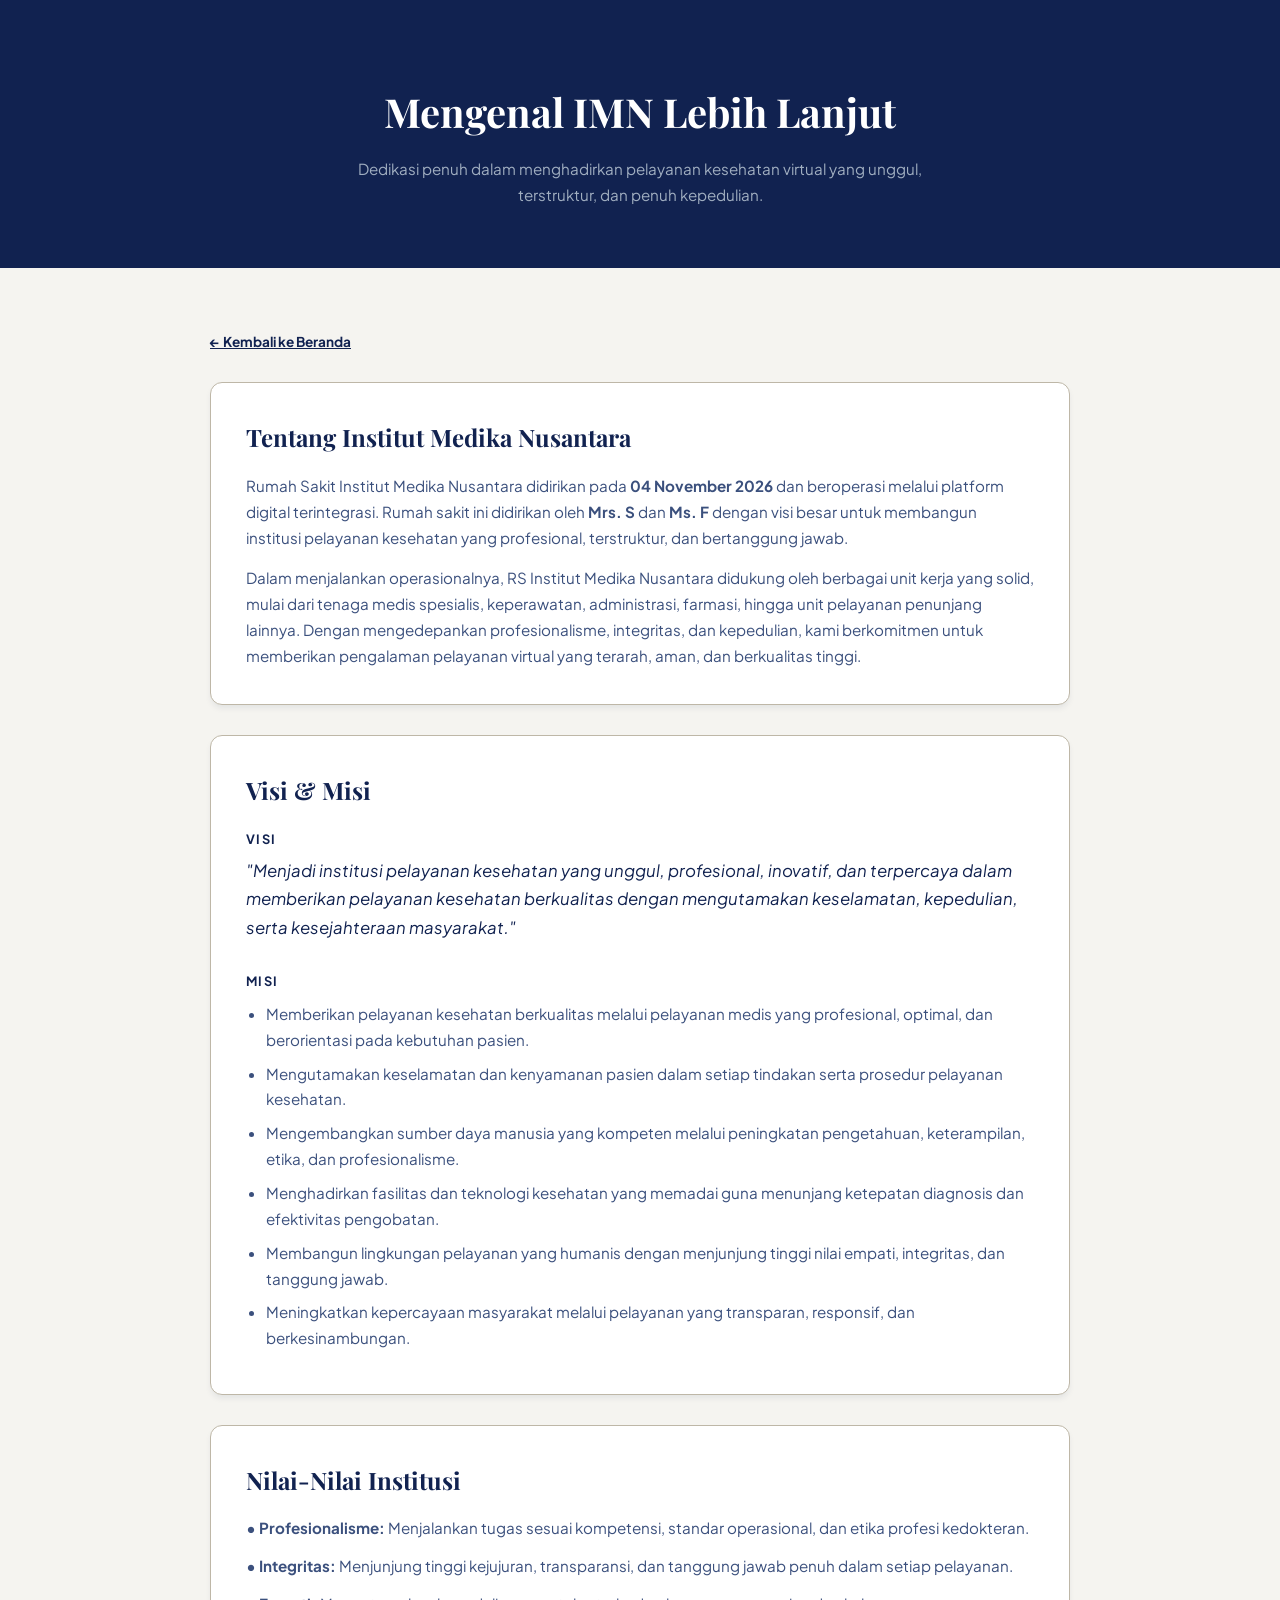
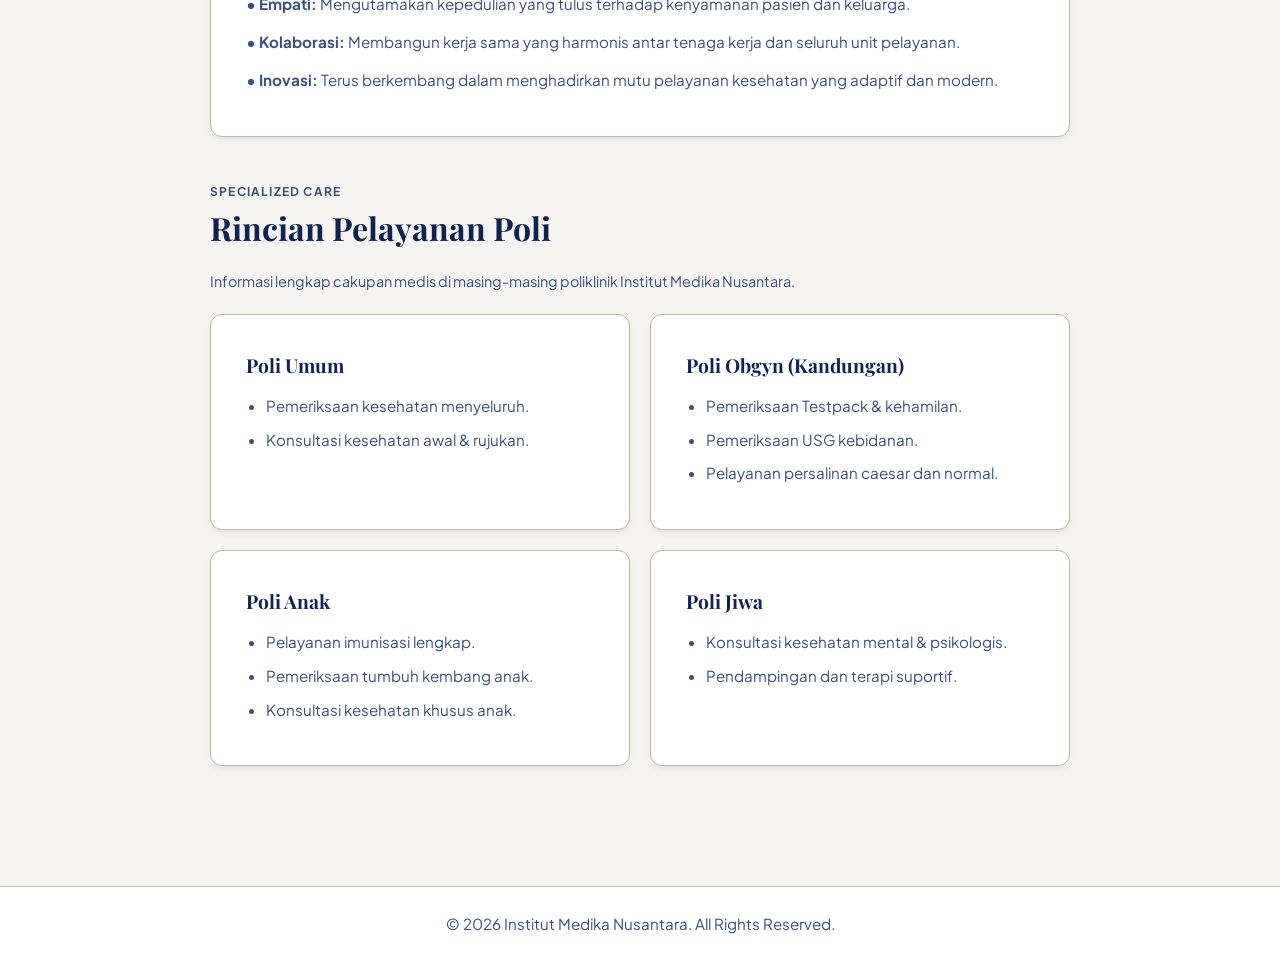
<file: about.html>
<!DOCTYPE html>
<html lang="id">
<head>
    <meta charset="UTF-8">
    <meta name="viewport" content="width=device-width, initial-scale=1.0">
    <title>Tentang Kami | Institut Medika Nusantara</title>
    <link rel="preconnect" href="https://fonts.googleapis.com">
    <link rel="preconnect" href="https://fonts.gstatic.com" crossorigin>
    <link href="https://fonts.googleapis.com/css2?family=Playfair+Display:wght@600;700&family=Plus+Jakarta+Sans:wght@400;500;600;700&display=swap" rel="stylesheet">
    <link rel="stylesheet" href="style.css">
    <style>
        .page-header { background: var(--navy-dark); color: var(--white); padding: 80px 0 60px; text-align: center; }
        .page-header h1 { font-family: 'Playfair Display', serif; font-size: 2.5rem; color: var(--white); margin-bottom: 12px; }
        .page-header p { color: #a0aec0; max-width: 600px; margin: 0 auto; font-size: 0.95rem; }
        .content-section { padding: 60px 0; }
        .about-text-card, .vision-mission-card, .poli-card { background: var(--white); border: 1px solid var(--border); border-radius: var(--radius-md); padding: 35px; box-shadow: var(--shadow-sm); margin-bottom: 30px; }
        h3 { font-family: 'Playfair Display', serif; color: var(--navy); font-size: 1.5rem; margin-bottom: 16px; }
        p, li { color: var(--text-light); font-size: 0.95rem; line-height: 1.7; }
        ul { padding-left: 20px; margin-top: 10px; }
        li { margin-bottom: 8px; }
        .back-nav { display: inline-flex; align-items: center; gap: 6px; font-weight: 700; color: var(--blue-accent); margin-bottom: 30px; font-size: 0.85rem; }
    </style>
</head>
<body>

    <header class="page-header">
        <div class="container">
            <h1>Mengenal IMN Lebih Lanjut</h1>
            <p>Dedikasi penuh dalam menghadirkan pelayanan kesehatan virtual yang unggul, terstruktur, dan penuh kepedulian.</p>
        </div>
    </header>

    <main class="content-section">
        <div class="container" style="max-width: 900px;">
            <a href="index.html#about" class="back-nav">← Kembali ke Beranda</a>

            <div class="about-text-card">
                <h3>Tentang Institut Medika Nusantara</h3>
                <p>
                    Rumah Sakit Institut Medika Nusantara didirikan pada <strong>04 November 2026</strong> dan beroperasi melalui platform digital terintegrasi. Rumah sakit ini didirikan oleh <strong>Mrs. S</strong> dan <strong>Ms. F</strong> dengan visi besar untuk membangun institusi pelayanan kesehatan yang profesional, terstruktur, dan bertanggung jawab.
                </p>
                <p style="margin-top: 15px;">
                    Dalam menjalankan operasionalnya, RS Institut Medika Nusantara didukung oleh berbagai unit kerja yang solid, mulai dari tenaga medis spesialis, keperawatan, administrasi, farmasi, hingga unit pelayanan penunjang lainnya. Dengan mengedepankan profesionalisme, integritas, dan kepedulian, kami berkomitmen untuk memberikan pengalaman pelayanan virtual yang terarah, aman, dan berkualitas tinggi.
                </p>
            </div>

            <div class="vision-mission-card">
                <h3>Visi & Misi</h3>
                <div style="margin-bottom: 25px;">
                    <strong style="color: var(--navy); text-transform: uppercase; font-size: 0.8rem; letter-spacing: 0.1em;">Visi</strong>
                    <p style="font-style: italic; color: var(--text); font-size: 1.05rem; margin-top: 6px;">
                        "Menjadi institusi pelayanan kesehatan yang unggul, profesional, inovatif, dan terpercaya dalam memberikan pelayanan kesehatan berkualitas dengan mengutamakan keselamatan, kepedulian, serta kesejahteraan masyarakat."
                    </p>
                </div>
                <div>
                    <strong style="color: var(--navy); text-transform: uppercase; font-size: 0.8rem; letter-spacing: 0.1em;">Misi</strong>
                    <ul style="margin-top: 8px;">
                        <li>Memberikan pelayanan kesehatan berkualitas melalui pelayanan medis yang profesional, optimal, dan berorientasi pada kebutuhan pasien.</li>
                        <li>Mengutamakan keselamatan dan kenyamanan pasien dalam setiap tindakan serta prosedur pelayanan kesehatan.</li>
                        <li>Mengembangkan sumber daya manusia yang kompeten melalui peningkatan pengetahuan, keterampilan, etika, dan profesionalisme.</li>
                        <li>Menghadirkan fasilitas dan teknologi kesehatan yang memadai guna menunjang ketepatan diagnosis dan efektivitas pengobatan.</li>
                        <li>Membangun lingkungan pelayanan yang humanis dengan menjunjung tinggi nilai empati, integritas, dan tanggung jawab.</li>
                        <li>Meningkatkan kepercayaan masyarakat melalui pelayanan yang transparan, responsif, dan berkesinambungan.</li>
                    </ul>
                </div>
            </div>

            <div class="about-text-card">
                <h3>Nilai-Nilai Institusi</h3>
                <ul style="list-style: none; padding: 0;">
                    <li style="margin-bottom: 12px;"><strong>• Profesionalisme:</strong> Menjalankan tugas sesuai kompetensi, standar operasional, dan etika profesi kedokteran.</li>
                    <li style="margin-bottom: 12px;"><strong>• Integritas:</strong> Menjunjung tinggi kejujuran, transparansi, dan tanggung jawab penuh dalam setiap pelayanan.</li>
                    <li style="margin-bottom: 12px;"><strong>• Empati:</strong> Mengutamakan kepedulian yang tulus terhadap kenyamanan pasien dan keluarga.</li>
                    <li style="margin-bottom: 12px;"><strong>• Kolaborasi:</strong> Membangun kerja sama yang harmonis antar tenaga kerja dan seluruh unit pelayanan.</li>
                    <li><strong>• Inovasi:</strong> Terus berkembang dalam menghadirkan mutu pelayanan kesehatan yang adaptif dan modern.</li>
                </ul>
            </div>

            <div style="margin: 40px 0 20px;">
                <span class="section-label">SPECIALIZED CARE</span>
                <h3 style="font-size: 2rem;">Rincian Pelayanan Poli</h3>
                <p style="color: var(--text-light); font-size: 0.9rem;">Informasi lengkap cakupan medis di masing-masing poliklinik Institut Medika Nusantara.</p>
            </div>

            <div style="display: grid; grid-template-columns: repeat(auto-fit, minmax(280px, 1fr)); gap: 20px;">
                <div class="poli-card" style="margin-bottom:0;">
                    <h4 style="color: var(--blue-accent); font-family:'Playfair Display',serif; font-size:1.2rem; margin-bottom:12px;">Poli Umum</h4>
                    <ul>
                        <li>Pemeriksaan kesehatan menyeluruh.</li>
                        <li>Konsultasi kesehatan awal & rujukan.</li>
                    </ul>
                </div>

                <div class="poli-card" style="margin-bottom:0;">
                    <h4 style="color: var(--blue-accent); font-family:'Playfair Display',serif; font-size:1.2rem; margin-bottom:12px;">Poli Obgyn (Kandungan)</h4>
                    <ul>
                        <li>Pemeriksaan Testpack & kehamilan.</li>
                        <li>Pemeriksaan USG kebidanan.</li>
                        <li>Pelayanan persalinan caesar dan normal.</li>
                    </ul>
                </div>

                <div class="poli-card" style="margin-bottom:0;">
                    <h4 style="color: var(--blue-accent); font-family:'Playfair Display',serif; font-size:1.2rem; margin-bottom:12px;">Poli Anak</h4>
                    <ul>
                        <li>Pelayanan imunisasi lengkap.</li>
                        <li>Pemeriksaan tumbuh kembang anak.</li>
                        <li>Konsultasi kesehatan khusus anak.</li>
                    </ul>
                </div>

                <div class="poli-card" style="margin-bottom:0;">
                    <h4 style="color: var(--blue-accent); font-family:'Playfair Display',serif; font-size:1.2rem; margin-bottom:12px;">Poli Jiwa</h4>
                    <ul>
                        <li>Konsultasi kesehatan mental & psikologis.</li>
                        <li>Pendampingan dan terapi suportif.</li>
                    </ul>
                </div>
            </div>

        </div>
    </main>

    <footer class="site-footer" style="margin-top: 60px;">
        <div class="container footer-bottom" style="justify-content: center; text-align: center;">
            <p>© 2026 Institut Medika Nusantara. All Rights Reserved.</p>
        </div>
    </footer>
</body>
</html>
</file>
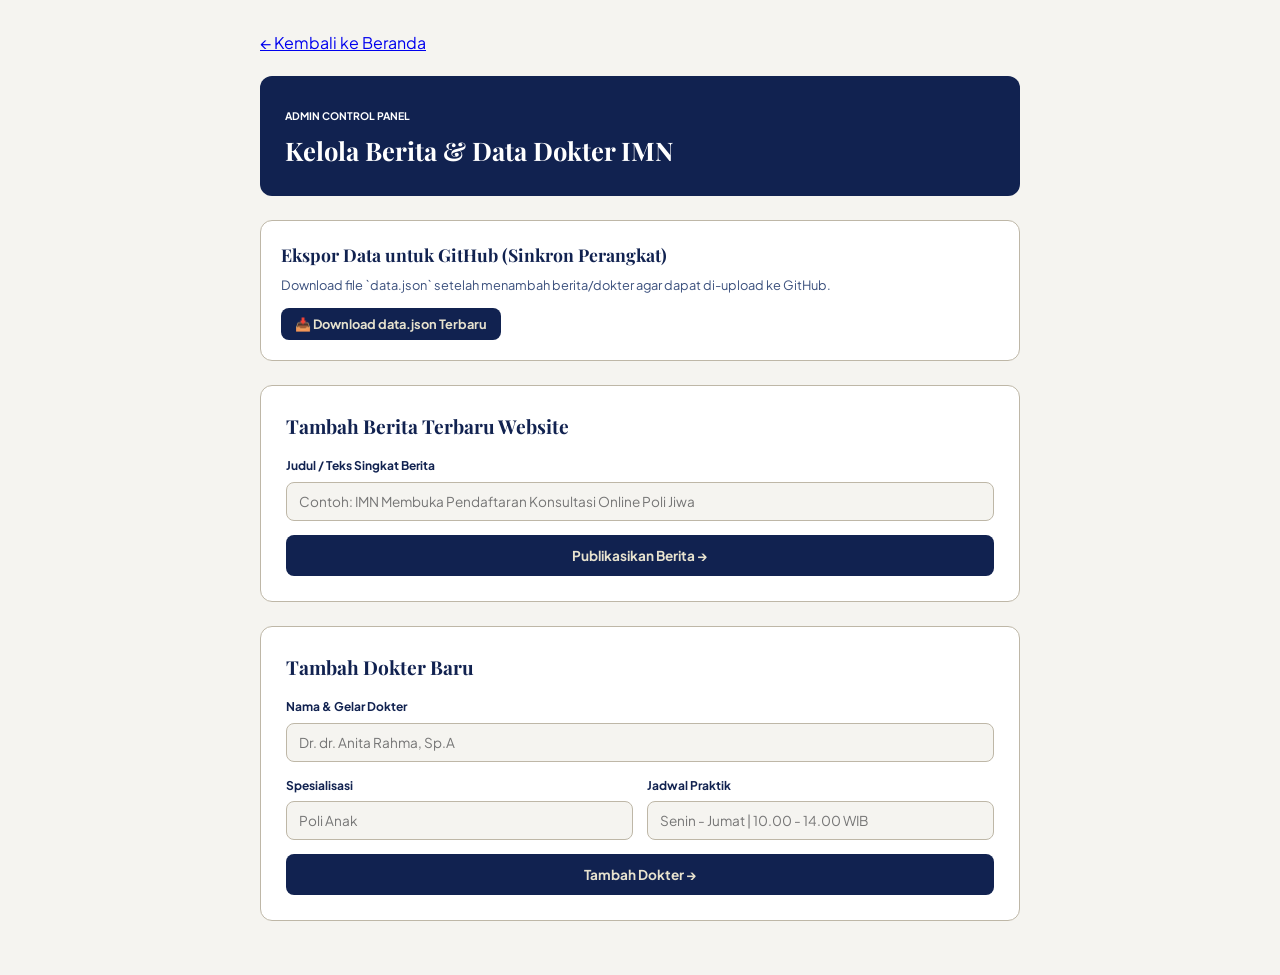
<file: admin.html>
<!DOCTYPE html>
<html lang="id">
<head>
    <meta charset="UTF-8">
    <meta name="viewport" content="width=device-width, initial-scale=1.0">
    <title>Admin Control Panel | IMN</title>
    <link rel="preconnect" href="https://fonts.googleapis.com">
    <link rel="preconnect" href="https://fonts.gstatic.com" crossorigin>
    <link href="https://fonts.googleapis.com/css2?family=Playfair+Display:wght@600;700&family=Plus+Jakarta+Sans:wght@400;500;600;700&display=swap" rel="stylesheet">
    <link rel="stylesheet" href="style.css">
</head>
<body style="background: var(--off-white); padding: 30px 0;">
    <main class="container" style="max-width: 800px;">
        <a href="index.html" class="text-link" style="margin-bottom:20px; display:inline-block;">← Kembali ke Beranda</a>
        
        <div style="background: var(--navy-dark); color: var(--white); padding: 25px; border-radius: var(--radius-md); margin-bottom: 24px;">
            <span style="font-size:0.65rem; font-weight:700; color:var(--blue-accent); text-transform:uppercase;">ADMIN CONTROL PANEL</span>
            <h1 style="font-family:'Playfair Display',serif; font-size:1.6rem; margin-top:4px;">Kelola Berita & Data Dokter IMN</h1>
        </div>

        <div style="background: var(--white); padding: 20px; border-radius: var(--radius-md); border: 1px solid var(--border); margin-bottom: 24px;">
            <h3 style="font-family:'Playfair Display',serif; color:var(--navy-dark); font-size:1.1rem; margin-bottom:6px;">Ekspor Data untuk GitHub (Sinkron Perangkat)</h3>
            <p style="font-size:0.8rem; color:var(--text-light); margin-bottom:12px;">Download file `data.json` setelah menambah berita/dokter agar dapat di-upload ke GitHub.</p>
            <button type="button" id="exportBtn" class="btn btn-primary" style="font-size:0.8rem; padding:8px 14px;">📥 Download data.json Terbaru</button>
        </div>

        <div style="background: var(--white); padding: 25px; border-radius: var(--radius-md); border: 1px solid var(--border); margin-bottom: 24px;">
            <h3 style="font-family:'Playfair Display',serif; color:var(--navy-dark); font-size:1.2rem; margin-bottom:15px;">Tambah Berita Terbaru Website</h3>
            <form id="newsForm">
                <div class="form-group">
                    <label>Judul / Teks Singkat Berita</label>
                    <input type="text" id="newsTitle" placeholder="Contoh: IMN Membuka Pendaftaran Konsultasi Online Poli Jiwa" required>
                </div>
                <button type="submit" class="btn btn-primary" style="width:100%;">Publikasikan Berita →</button>
            </form>
        </div>

        <div style="background: var(--white); padding: 25px; border-radius: var(--radius-md); border: 1px solid var(--border); margin-bottom: 24px;">
            <h3 style="font-family:'Playfair Display',serif; color:var(--navy-dark); font-size:1.2rem; margin-bottom:15px;">Tambah Dokter Baru</h3>
            <form id="doctorForm">
                <div class="form-group">
                    <label>Nama & Gelar Dokter</label>
                    <input type="text" id="docName" placeholder="Dr. dr. Anita Rahma, Sp.A" required>
                </div>
                <div class="form-row">
                    <div class="form-group">
                        <label>Spesialisasi</label>
                        <input type="text" id="docSpec" placeholder="Poli Anak" required>
                    </div>
                    <div class="form-group">
                        <label>Jadwal Praktik</label>
                        <input type="text" id="docSched" placeholder="Senin - Jumat | 10.00 - 14.00 WIB" required>
                    </div>
                </div>
                <button type="submit" class="btn btn-primary" style="width:100%;">Tambah Dokter →</button>
            </form>
        </div>
    </main>

    <script>
        document.addEventListener('DOMContentLoaded', () => {
            const newsForm = document.getElementById('newsForm');
            const doctorForm = document.getElementById('doctorForm');
            const exportBtn = document.getElementById('exportBtn');

            newsForm.addEventListener('submit', (e) => {
                e.preventDefault();
                const title = document.getElementById('newsTitle').value.trim();
                const newsList = JSON.parse(localStorage.getItem('imn_news_data') || '[]');
                newsList.unshift({ title, date: new Date().toLocaleDateString('id-ID') });
                localStorage.setItem('imn_news_data', JSON.stringify(newsList));
                newsForm.reset();
                alert('Berita berhasil ditambahkan ke website!');
            });

            doctorForm.addEventListener('submit', (e) => {
                e.preventDefault();
                const name = document.getElementById('docName').value.trim();
                const spec = document.getElementById('docSpec').value.trim();
                const sched = document.getElementById('docSched').value.trim();
                const doctors = JSON.parse(localStorage.getItem('imn_doctor_data') || '[]');
                doctors.push({ name, spec, sched });
                localStorage.setItem('imn_doctor_data', JSON.stringify(doctors));
                doctorForm.reset();
                alert('Dokter berhasil ditambahkan!');
            });

            exportBtn.addEventListener('click', () => {
                const doctors = JSON.parse(localStorage.getItem('imn_doctor_data') || '[]');
                const news = JSON.parse(localStorage.getItem('imn_news_data') || '[]');
                const exportData = { doctors, news };

                const dataStr = "data:text/json;charset=utf-8," + encodeURIComponent(JSON.stringify(exportData, null, 2));
                const downloadAnchor = document.createElement('a');
                downloadAnchor.setAttribute("href", dataStr);
                downloadAnchor.setAttribute("download", "data.json");
                document.body.appendChild(downloadAnchor);
                downloadAnchor.click();
                downloadAnchor.remove();
            });
        });
    </script>
</body>
</html>
</file>
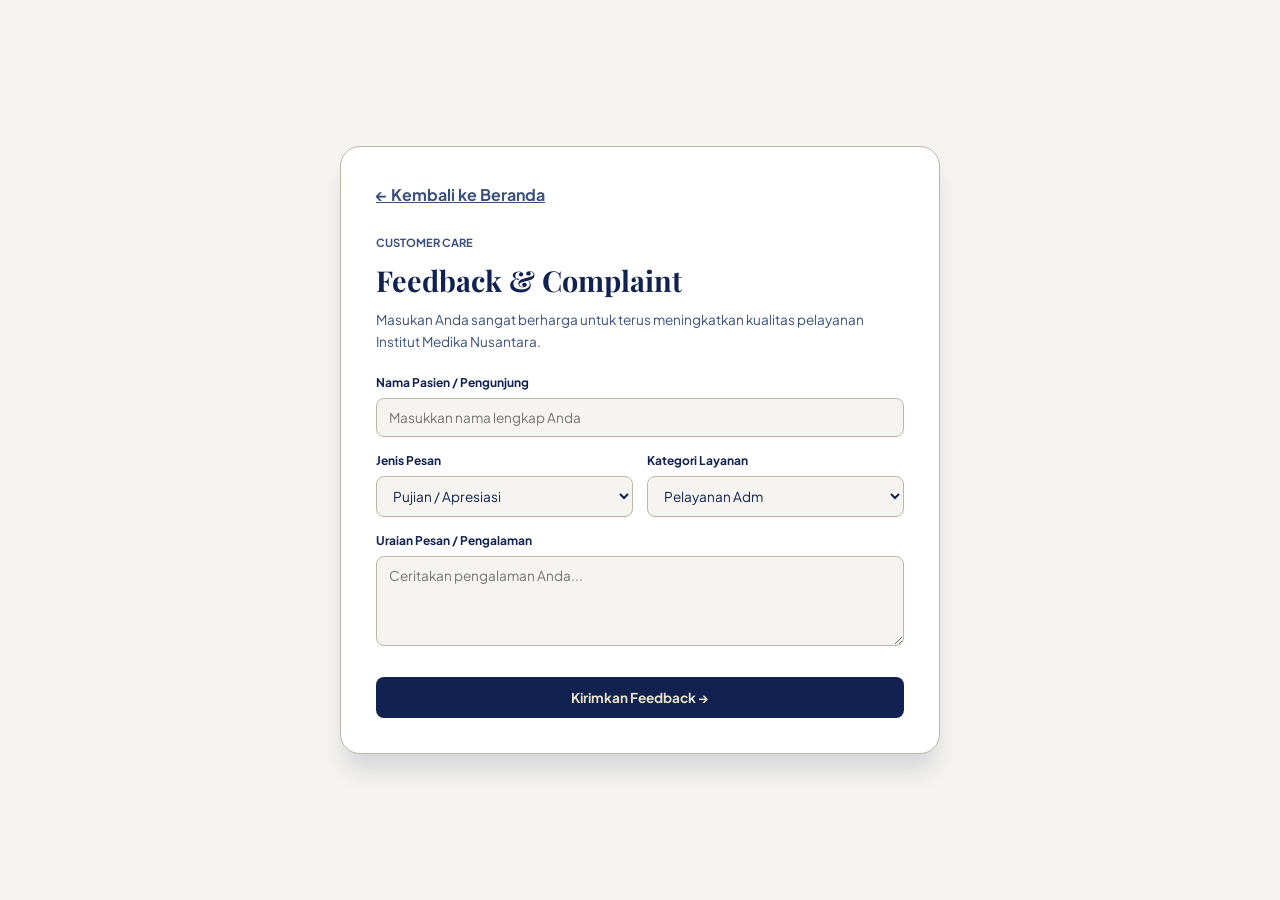
<file: feedback.html>
<!DOCTYPE html>
<html lang="id">
<head>
    <meta charset="UTF-8">
    <meta name="viewport" content="width=device-width, initial-scale=1.0">
    <title>Feedback & Complaint | Institut Medika Nusantara</title>
    <link rel="preconnect" href="https://fonts.googleapis.com">
    <link rel="preconnect" href="https://fonts.gstatic.com" crossorigin>
    <link href="https://fonts.googleapis.com/css2?family=Playfair+Display:wght@600;700&family=Plus+Jakarta+Sans:wght@400;500;600;700&display=swap" rel="stylesheet">
    <link rel="stylesheet" href="style.css">
</head>
<body style="background: var(--ivory);">

    <main class="section" style="min-height: 100vh; display:flex; align-items:center; padding: 40px 0;">
        <div class="container">
            <div style="max-width: 600px; margin: 0 auto; background: var(--white); padding: 35px; border-radius: var(--radius-lg); border: 1px solid var(--warm-taupe); box-shadow: var(--shadow-lg);">
                <a href="index.html" class="text-link" style="margin-bottom: 20px; display:inline-block; font-weight:700; color:var(--sapphire);">← Kembali ke Beranda</a>
                
                <div class="form-header">
                    <span style="font-size:0.7rem; font-weight:700; color:var(--sapphire); text-transform:uppercase;">CUSTOMER CARE</span>
                    <h2 style="font-family:'Playfair Display',serif; font-size:1.8rem; color:var(--navy-dark); margin-top:4px;">Feedback & Complaint</h2>
                    <p style="color:var(--text-light); font-size:0.85rem; margin-top:6px;">Masukan Anda sangat berharga untuk terus meningkatkan kualitas pelayanan Institut Medika Nusantara.</p>
                </div>

                <form id="feedbackForm" style="margin-top:20px;">
                    <div class="form-group">
                        <label>Nama Pasien / Pengunjung</label>
                        <input type="text" id="clientName" placeholder="Masukkan nama lengkap Anda" required>
                    </div>

                    <div class="form-row">
                        <div class="form-group">
                            <label>Jenis Pesan</label>
                            <select id="feedbackType" required>
                                <option value="Pujian / Apresiasi">Pujian / Apresiasi</option>
                                <option value="Saran / Masukan">Saran / Masukan</option>
                                <option value="Keluhan / Complaint">Keluhan / Complaint</option>
                            </select>
                        </div>
                        <div class="form-group">
                            <label>Kategori Layanan</label>
                            <select id="category" required>
                                <option value="Pelayanan Pendaftaran / Adm">Pelayanan Adm</option>
                                <option value="Poli & Tenaga Medis">Poli & Tenaga Medis</option>
                                <option value="Fasilitas / Ruangan">Fasilitas / Ruangan</option>
                                <option value="Lainnya">Lainnya</option>
                            </select>
                        </div>
                    </div>

                    <div class="form-group">
                        <label>Uraian Pesan / Pengalaman</label>
                        <textarea id="messageDetail" rows="4" placeholder="Ceritakan pengalaman Anda..." required></textarea>
                    </div>

                    <button type="submit" class="btn btn-primary" style="width: 100%; margin-top:10px;">Kirimkan Feedback →</button>
                </form>
            </div>
        </div>
    </main>

    <!-- MODAL APRESIASI HANYA UNTUK PUJIAN -->
    <div id="successModal" class="modal-overlay" style="display: none;">
        <div class="modal-card">
            <div class="modal-icon">💚</div>
            <h3 style="font-family:'Playfair Display',serif; color:var(--navy-dark); font-size:1.4rem; margin-bottom:10px;">Apresiasi Berhasil Terupload!</h3>
            <p style="color:var(--text-light); font-size:0.9rem; line-height:1.6; margin-bottom:15px;">
                Terima kasih banyak telah menggunakan jasa medis dari <strong>Institut Medika Nusantara (IMN)</strong>. Harapan kami, Anda selalu sehat dan dapat terus mengandalkan IMN di masa mendatang.
            </p>
            <p style="color:var(--text-light); font-size:0.85rem; font-style:italic; margin-bottom:20px; background:var(--champagne); padding:10px; border-radius:8px;">
                "Kami juga sangat terbuka apabila Anda memiliki kritikan membangun jika terdapat hal-hal yang kurang mengenakkan demi pelayanan yang lebih baik."
            </p>
            <div style="display:flex; flex-direction:column; gap:10px;">
                <a id="waDirectBtn" href="#" class="btn btn-primary" style="font-size:0.85rem;">Teruskan ke WhatsApp IMN</a>
                <a href="index.html" class="btn btn-outline" style="font-size:0.85rem;">Kembali ke Menu Utama</a>
            </div>
        </div>
    </div>

    <script>
        document.getElementById('feedbackForm').addEventListener('submit', function(e) {
            e.preventDefault();
            const name = document.getElementById('clientName').value.trim();
            const type = document.getElementById('feedbackType').value;
            const category = document.getElementById('category').value;
            const detail = document.getElementById('messageDetail').value.trim();
            const dateStr = new Date().toLocaleDateString('id-ID', { day: 'numeric', month: 'long', year: 'numeric' });

            const whatsappNumber = "6289673320727"; 

            if (type === 'Pujian / Apresiasi') {
                const appreciations = JSON.parse(localStorage.getItem('imn_appreciation_data') || '[]');
                appreciations.unshift({ name, type, category, detail, date: dateStr });
                localStorage.setItem('imn_appreciation_data', JSON.stringify(appreciations));

                const textMsg = `*PUJIAN / APRESIASI IMN*\nNama: ${name}\nKategori: ${category}\nPesan: ${detail}`;
                document.getElementById('waDirectBtn').href = `https://api.whatsapp.com/send?phone=${whatsappNumber}&text=${encodeURIComponent(textMsg)}`;
                document.getElementById('successModal').style.display = 'flex';
            } else {
                const textMsg = `*${type.toUpperCase()} IMN*\nNama: ${name}\nKategori: ${category}\nPesan: ${detail}`;
                window.location.href = `https://api.whatsapp.com/send?phone=${whatsappNumber}&text=${encodeURIComponent(textMsg)}`;
            }
        });
    </script>
</body>
</html>
</file>
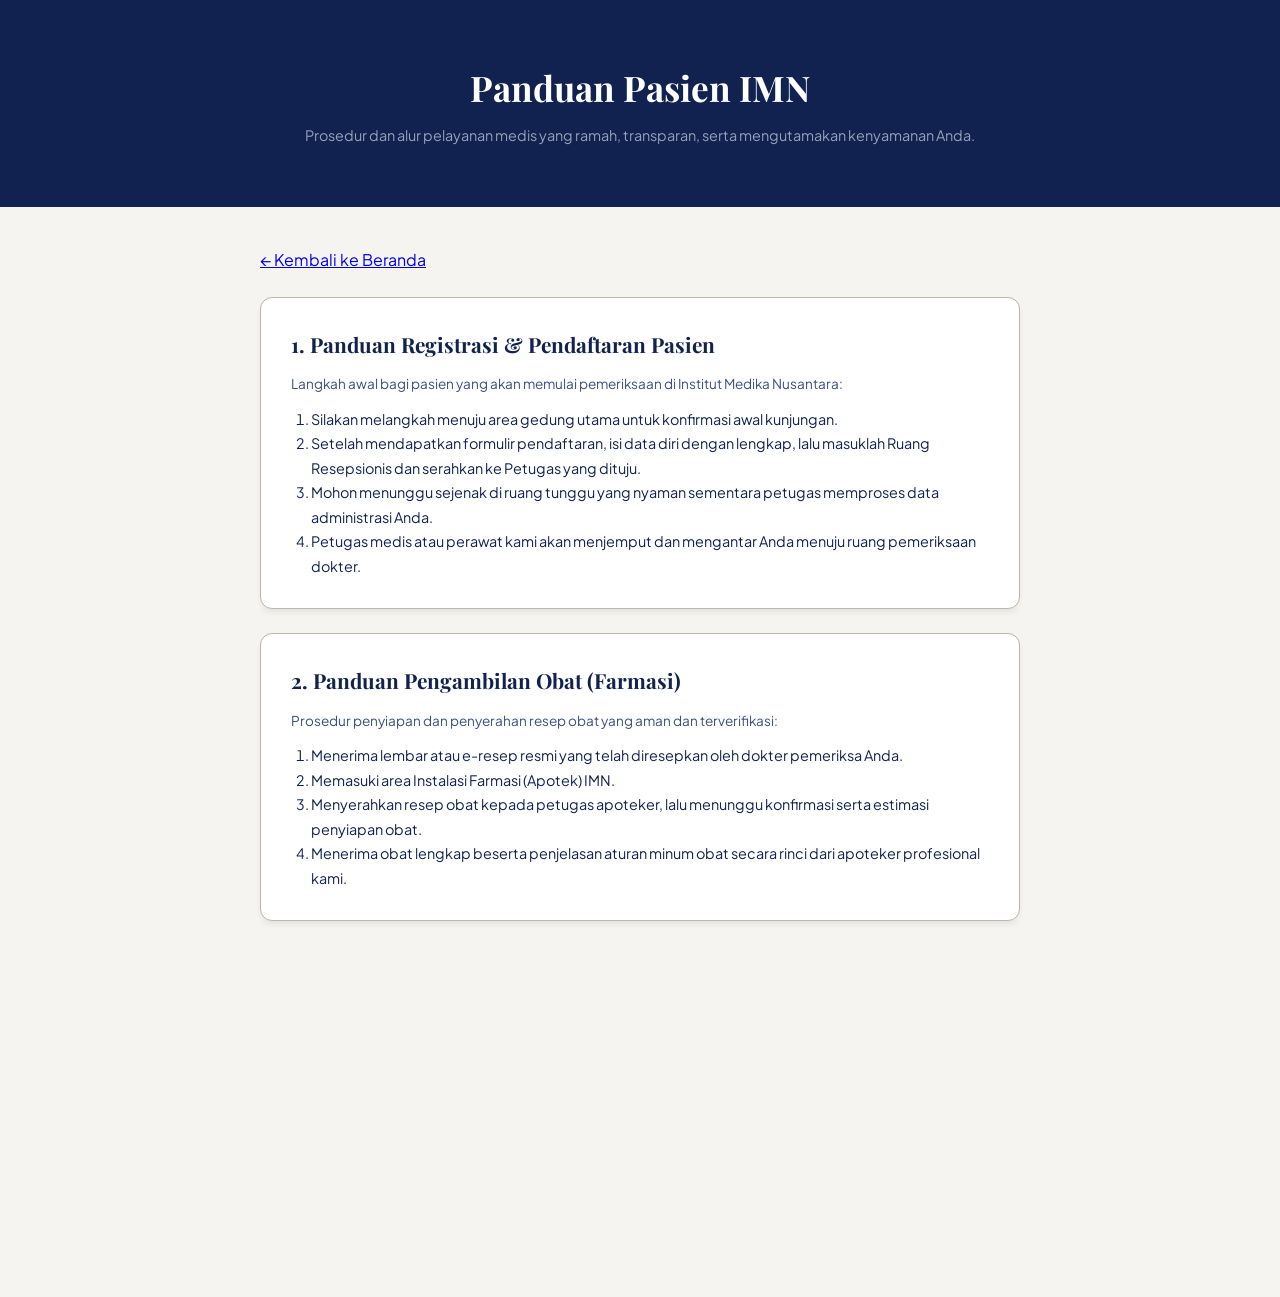
<file: guides.html>
<!DOCTYPE html>
<html lang="id">
<head>
    <meta charset="UTF-8">
    <meta name="viewport" content="width=device-width, initial-scale=1.0">
    <title>Panduan Pasien | Institut Medika Nusantara</title>
    <link rel="preconnect" href="https://fonts.googleapis.com">
    <link rel="preconnect" href="https://fonts.gstatic.com" crossorigin>
    <link href="https://fonts.googleapis.com/css2?family=Playfair+Display:wght@600;700&family=Plus+Jakarta+Sans:wght@400;500;600;700&display=swap" rel="stylesheet">
    <link rel="stylesheet" href="style.css">
</head>
<body>

    <header class="page-header" style="background: var(--navy-dark); color: var(--white); padding: 60px 0; text-align: center;">
        <div class="container">
            <h1 style="font-family: 'Playfair Display', serif; font-size: 2.2rem; color: var(--white);">Panduan Pasien IMN</h1>
            <p style="color: #94a3b8; font-size: 0.9rem; margin-top: 8px;">Prosedur dan alur pelayanan medis yang ramah, transparan, serta mengutamakan kenyamanan Anda.</p>
        </div>
    </header>

    <main class="section" style="padding: 40px 0;">
        <div class="container" style="max-width: 800px;">
            <a href="index.html" class="text-link" style="margin-bottom: 24px; display: inline-block;">← Kembali ke Beranda</a>

            <div class="guide-card reveal" style="background: var(--white); border: 1px solid var(--border); border-radius: var(--radius-md); padding: 30px; margin-bottom: 24px; box-shadow: var(--shadow-sm);">
                <h3 style="font-family:'Playfair Display',serif; color:var(--navy-dark); font-size:1.3rem; margin-bottom:12px;">1. Panduan Registrasi & Pendaftaran Pasien</h3>
                <p style="color: var(--text-light); font-size:0.85rem; margin-bottom:12px;">Langkah awal bagi pasien yang akan memulai pemeriksaan di Institut Medika Nusantara:</p>
                <ol style="padding-left: 20px; color: var(--text); font-size:0.9rem; line-height: 1.7;">
                    <li>Silakan melangkah menuju area gedung utama untuk konfirmasi awal kunjungan.</li>
                    <li>Setelah mendapatkan formulir pendaftaran, isi data diri dengan lengkap, lalu masuklah Ruang Resepsionis dan serahkan ke Petugas yang dituju.</li>
                    <li>Mohon menunggu sejenak di ruang tunggu yang nyaman sementara petugas memproses data administrasi Anda.</li>
                    <li>Petugas medis atau perawat kami akan menjemput dan mengantar Anda menuju ruang pemeriksaan dokter.</li>
                </ol>
            </div>

            <div class="guide-card reveal" style="background: var(--white); border: 1px solid var(--border); border-radius: var(--radius-md); padding: 30px; margin-bottom: 24px; box-shadow: var(--shadow-sm);">
                <h3 style="font-family:'Playfair Display',serif; color:var(--navy-dark); font-size:1.3rem; margin-bottom:12px;">2. Panduan Pengambilan Obat (Farmasi)</h3>
                <p style="color: var(--text-light); font-size:0.85rem; margin-bottom:12px;">Prosedur penyiapan dan penyerahan resep obat yang aman dan terverifikasi:</p>
                <ol style="padding-left: 20px; color: var(--text); font-size:0.9rem; line-height: 1.7;">
                    <li>Menerima lembar atau e-resep resmi yang telah diresepkan oleh dokter pemeriksa Anda.</li>
                    <li>Memasuki area Instalasi Farmasi (Apotek) IMN.</li>
                    <li>Menyerahkan resep obat kepada petugas apoteker, lalu menunggu konfirmasi serta estimasi penyiapan obat.</li>
                    <li>Menerima obat lengkap beserta penjelasan aturan minum obat secara rinci dari apoteker profesional kami.</li>
                </ol>
            </div>

            <div class="guide-card reveal" style="background: var(--white); border: 1px solid var(--border); border-radius: var(--radius-md); padding: 30px; margin-bottom: 24px; box-shadow: var(--shadow-sm);">
                <h3 style="font-family:'Playfair Display',serif; color:var(--navy-dark); font-size:1.3rem; margin-bottom:12px;">3. Panduan Alur Konsultasi Dokter</h3>
                <p style="color: var(--text-light); font-size:0.85rem; margin-bottom:12px;">Tahapan interaksi medis selama sesi konsultasi bersama dokter spesialis:</p>
                <ol style="padding-left: 20px; color: var(--text); font-size:0.9rem; line-height: 1.7;">
                    <li>Setelah memasuki link ruangan yang telah diberikan.</li>
                    <li>Sampaikan keluhan kesehatan, riwayat gejala, atau pertanyaan medis secara terbuka kepada dokter.</li>
                    <li>Dokter akan melakukan analisis, pemeriksaan penunjang (jika diperlukan), serta memberikan penjelasan diagnosa.</li>
                    <li>Mendapatkan rencana pengobatan, surat rujukan, atau resep obat penunjang pemulihan kesehatan Anda.</li>
                </ol>
            </div>

        </div>
    </main>

    <script src="script.js"></script>
</body>
</html>
</file>
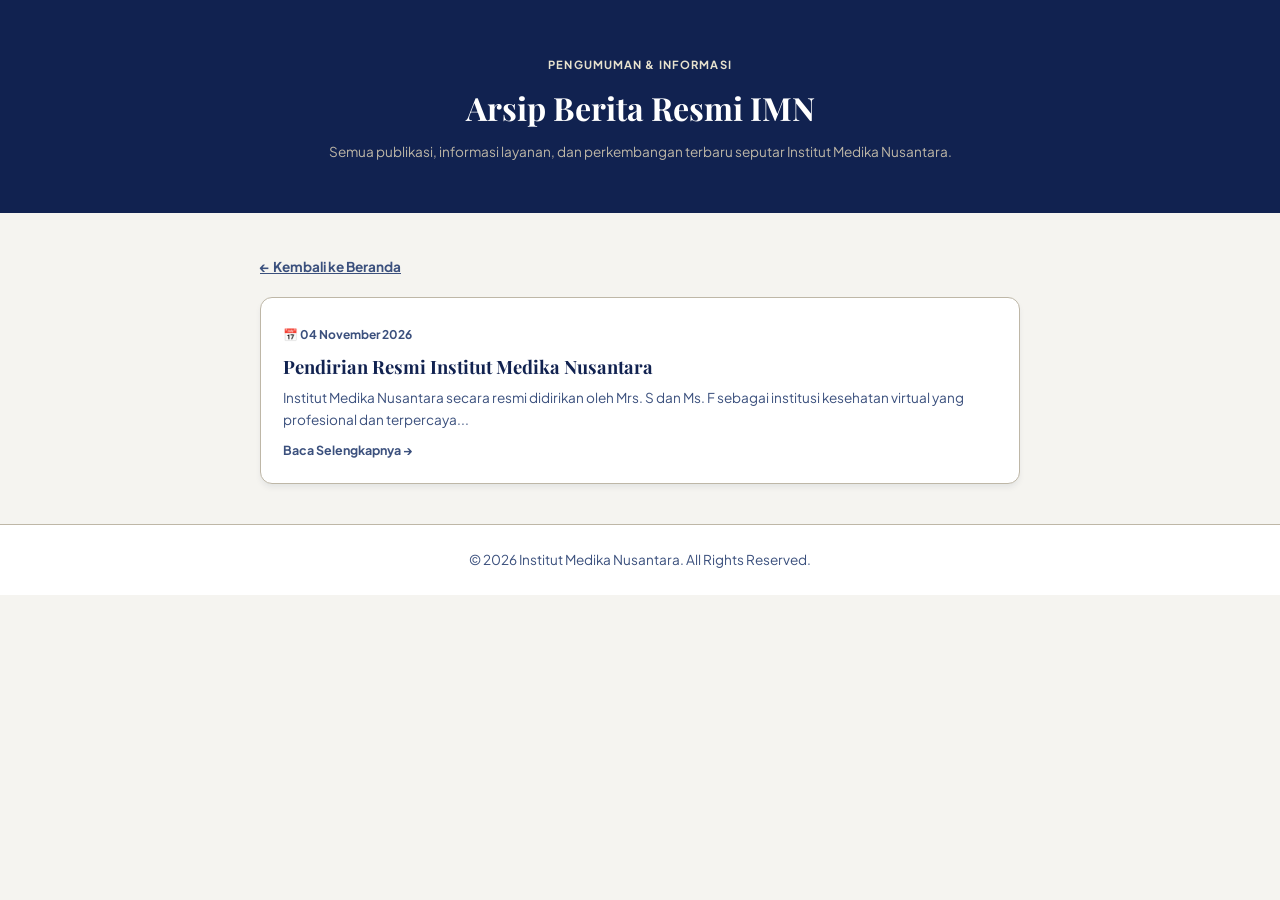
<file: news.html>
<!DOCTYPE html>
<html lang="id">
<head>
    <meta charset="UTF-8">
    <meta name="viewport" content="width=device-width, initial-scale=1.0">
    <title>Arsip Berita & Informasi | Institut Medika Nusantara</title>
    <link rel="preconnect" href="https://fonts.googleapis.com">
    <link rel="preconnect" href="https://fonts.gstatic.com" crossorigin>
    <link href="https://fonts.googleapis.com/css2?family=Playfair+Display:wght@600;700&family=Plus+Jakarta+Sans:wght@400;500;600;700&display=swap" rel="stylesheet">
    <link rel="stylesheet" href="style.css">
</head>
<body>

    <header class="page-header" style="background: var(--navy-dark); color: var(--white); padding: 50px 0; text-align: center;">
        <div class="container">
            <span style="font-size:0.7rem; font-weight:700; color:var(--champagne); text-transform:uppercase; letter-spacing:0.1em;">PENGUMUMAN & INFORMASI</span>
            <h1 style="font-family: 'Playfair Display', serif; font-size: 2rem; color: var(--white); margin-top:6px;">Arsip Berita Resmi IMN</h1>
            <p style="color: var(--warm-taupe); font-size: 0.85rem; margin-top: 8px;">Semua publikasi, informasi layanan, dan perkembangan terbaru seputar Institut Medika Nusantara.</p>
        </div>
    </header>

    <main class="section" style="padding: 40px 0;">
        <div class="container" style="max-width: 800px;">
            <a href="index.html" class="text-link" style="margin-bottom: 20px; display: inline-block; font-weight:700; color:var(--sapphire); font-size:0.85rem;">← Kembali ke Beranda</a>

            <div id="allNewsContainer" style="display: flex; flex-direction: column; gap: 16px;">
                <!-- Berita Default Utama -->
                <div class="news-card-item" onclick="openNewsModal('Pendirian Resmi Institut Medika Nusantara', '04 November 2026', 'Institut Medika Nusantara secara resmi didirikan oleh Mrs. S dan Ms. F sebagai institusi kesehatan virtual yang profesional, modern, dan terpercaya. Saat ini institusi sedang mempersiapkan infrastruktur digital dan tahapan rekrutmen tenaga medis profesional untuk memberikan pelayanan terbaik bagi masyarakat.')" style="background: var(--white); padding: 22px; border-radius: var(--radius-md); border: 1px solid var(--warm-taupe); box-shadow: var(--shadow-sm); cursor: pointer; transition: transform 0.2s;">
                    <small style="color: var(--sapphire); font-weight: 700; font-size: 0.75rem;">📅 04 November 2026</small>
                    <h3 style="font-family:'Playfair Display',serif; color:var(--navy-dark); font-size:1.15rem; margin: 6px 0;">Pendirian Resmi Institut Medika Nusantara</h3>
                    <p style="color: var(--text-light); font-size: 0.85rem; display: -webkit-box; -webkit-line-clamp: 2; -webkit-box-orient: vertical; overflow: hidden;">Institut Medika Nusantara secara resmi didirikan oleh Mrs. S dan Ms. F sebagai institusi kesehatan virtual yang profesional dan terpercaya...</p>
                    <span style="display: inline-block; margin-top: 10px; color: var(--sapphire); font-size: 0.78rem; font-weight: 700;">Baca Selengkapnya →</span>
                </div>
            </div>
        </div>
    </main>

    <!-- MODAL DETAIL BACA BERITA -->
    <div id="newsModal" style="display:none; position:fixed; top:0; left:0; width:100vw; height:100vh; background:rgba(17,34,80,0.8); z-index:9999; align-items:center; justify-content:center; padding:20px;">
        <div style="background:var(--ivory); max-width:550px; width:100%; padding:30px; border-radius:var(--radius-lg); border:1px solid var(--warm-taupe); box-shadow:var(--shadow-lg); position:relative;">
            <button onclick="closeNewsModal()" style="position:absolute; top:15px; right:15px; background:none; border:none; font-size:1.2rem; cursor:pointer; color:var(--navy-dark); font-weight:bold;">✕</button>
            <small id="modalNewsDate" style="color:var(--sapphire); font-weight:700; font-size:0.75rem; display:block; margin-bottom:6px;"></small>
            <h2 id="modalNewsTitle" style="font-family:'Playfair Display',serif; color:var(--navy-dark); font-size:1.4rem; margin-bottom:12px;"></h2>
            <div style="width:50px; height:3px; background:var(--sapphire); margin-bottom:15px;"></div>
            <p id="modalNewsContent" style="color:var(--text); font-size:0.9rem; line-height:1.7; max-height:60vh; overflow-y:auto;"></p>
            <button onclick="closeNewsModal()" class="btn btn-primary" style="width:100%; margin-top:20px;">Tutup</button>
        </div>
    </div>

    <footer class="site-footer" style="background:var(--white); padding:24px 0; border-top:1px solid var(--border); text-align:center; font-size:0.85rem; color:var(--text-light);">
        <div class="container">
            <p>© 2026 Institut Medika Nusantara. All Rights Reserved.</p>
        </div>
    </footer>

    <script>
        function openNewsModal(title, date, content) {
            document.getElementById('modalNewsTitle').innerText = title;
            document.getElementById('modalNewsDate').innerText = '📅 ' + date;
            document.getElementById('modalNewsContent').innerText = content;
            document.getElementById('newsModal').style.display = 'flex';
        }

        function closeNewsModal() {
            document.getElementById('newsModal').style.display = 'none';
        }

        document.addEventListener('DOMContentLoaded', () => {
            const container = document.getElementById('allNewsContainer');
            const newsList = JSON.parse(localStorage.getItem('imn_news_data') || '[]');

            if (newsList.length > 0) {
                let html = '';
                newsList.forEach(item => {
                    // Ambil judul dan deskripsi lengkap
                    const title = item.title || 'Informasi Terbaru IMN';
                    const date = item.date || 'Terbaru';
                    const desc = item.desc || item.title || 'Informasi resmi dan pengumuman terbaru yang dipublikasikan melalui Portal Admin Institut Medika Nusantara.';

                    html += `
                        <div class="news-card-item" onclick="openNewsModal('${title.replace(/'/g, "\\'")}', '${date}', '${desc.replace(/'/g, "\\'")}')" style="background: var(--white); padding: 22px; border-radius: var(--radius-md); border: 1px solid var(--warm-taupe); box-shadow: var(--shadow-sm); cursor: pointer; transition: transform 0.2s;">
                            <small style="color: var(--sapphire); font-weight: 700; font-size: 0.75rem;">📅 ${date}</small>
                            <h3 style="font-family:'Playfair Display',serif; color:var(--navy-dark); font-size:1.15rem; margin: 6px 0;">${title}</h3>
                            <p style="color: var(--text-light); font-size: 0.85rem; display: -webkit-box; -webkit-line-clamp: 2; -webkit-box-orient: vertical; overflow: hidden;">${desc}</p>
                            <span style="display: inline-block; margin-top: 10px; color: var(--sapphire); font-size: 0.78rem; font-weight: 700;">Baca Selengkapnya →</span>
                        </div>
                    `;
                });
                container.innerHTML = html;
            }
        });
    </script>
</body>
</html>
</file>
<file: style.css>
/* =========================================================
   INSTITUT MEDIKA NUSANTARA - FINAL POLISHED CSS
========================================================= */

:root {
    --navy-dark: #112250;    /* Navy Blue */
    --sapphire: #3B507D;     /* Sapphire */
    --warm-taupe: #BEB7A7;   /* Warm Taupe */
    --champagne: #E7E2CE;    /* Champagne */
    --ivory: #F5F4F0;        /* Ivory Background */
    
    --white: #ffffff;
    --text: #112250;
    --text-light: #3B507D;
    --border: #BEB7A7;
    
    --shadow-sm: 0 4px 6px -1px rgba(17, 34, 80, 0.08);
    --shadow-lg: 0 20px 25px -5px rgba(17, 34, 80, 0.15);
    --radius-sm: 8px;
    --radius-md: 12px;
    --radius-lg: 20px;
}

* {
    margin: 0;
    padding: 0;
    box-sizing: border-box;
    font-family: 'Plus Jakarta Sans', sans-serif;
    scroll-behavior: smooth;
}

html, body {
    width: 100%;
    max-width: 100%;
    overflow-x: hidden;
    background-color: var(--ivory);
    color: var(--text);
    line-height: 1.6;
}

.container {
    width: 100%;
    max-width: 1200px;
    margin: 0 auto;
    padding: 0 20px;
}

/* LOGO ASLI (imn-logo.png) */
.brand {
    display: flex;
    align-items: center;
    gap: 10px;
    text-decoration: none;
}

.brand-img-logo {
    width: 38px;
    height: 38px;
    object-fit: contain;
    border-radius: 6px;
}

.brand-name {
    font-family: 'Playfair Display', serif;
    font-weight: 700;
    font-size: 1.2rem;
    color: var(--navy-dark);
}

.brand-fullname {
    font-size: 0.65rem;
    color: var(--text-light);
    display: block;
}

/* SPLASH SCREEN */
.welcome-splash {
    position: fixed;
    top: 0;
    left: 0;
    width: 100vw;
    height: 100vh;
    background: var(--navy-dark);
    color: var(--white);
    display: flex;
    align-items: center;
    justify-content: center;
    text-align: center;
    z-index: 9999;
    padding: 20px;
    animation: fadeOutSplash 1s forwards;
    animation-delay: 2s;
}

.splash-badge {
    color: var(--champagne);
    font-size: 0.75rem;
    font-weight: 700;
    letter-spacing: 0.15em;
    display: block;
    margin-bottom: 10px;
}

.splash-title {
    font-family: 'Playfair Display', serif;
    font-size: 2rem;
    line-height: 1.3;
}

.splash-title span { color: var(--champagne); }
.splash-sub { color: var(--warm-taupe); font-size: 0.85rem; margin-top: 10px; }

@keyframes fadeOutSplash {
    to { opacity: 0; visibility: hidden; }
}

/* HEADER & NAV */
.site-header {
    background: var(--white);
    border-bottom: 1px solid var(--border);
    position: sticky;
    top: 0;
    z-index: 1000;
    width: 100%;
}

.nav-container {
    display: flex;
    align-items: center;
    justify-content: space-between;
    height: 75px;
}

.main-nav {
    display: flex;
    gap: 20px;
    align-items: center;
}

.nav-link {
    text-decoration: none;
    color: var(--text);
    font-size: 0.85rem;
    font-weight: 650;
    transition: color 0.2s;
}

.nav-link:hover, .nav-link.active { color: var(--sapphire); }

.menu-toggle {
    background: none;
    border: none;
    font-size: 1.4rem;
    cursor: pointer;
    color: var(--navy-dark);
    display: none;
}

/* TICKER BERITA */
.news-ticker-section {
    background: var(--champagne);
    padding: 10px 0;
    border-bottom: 1px solid var(--warm-taupe);
    width: 100%;
}

.ticker-wrapper {
    display: flex;
    align-items: center;
    gap: 15px;
    overflow: hidden;
}

.ticker-header {
    display: flex;
    align-items: center;
    gap: 6px;
    white-space: nowrap;
    font-size: 0.75rem;
    color: var(--navy-dark);
}

.pulse-dot {
    width: 8px;
    height: 8px;
    background: var(--sapphire);
    border-radius: 50%;
}

.ticker-content {
    flex: 1;
    overflow: hidden;
    white-space: nowrap;
}

.news-track {
    display: inline-block;
    animation: marquee 20s linear infinite alternate;
    font-size: 0.85rem;
    color: var(--navy-dark);
    font-weight: 500;
}

@keyframes marquee {
    0% { transform: translateX(0%); }
    100% { transform: translateX(-40%); }
}

.btn-news-all {
    font-size: 0.75rem;
    font-weight: 700;
    color: var(--navy-dark);
    text-decoration: none;
    white-space: nowrap;
}

/* HERO SECTION */
.hero-fullscreen {
    padding: 50px 0;
    background: var(--ivory);
}

.hero-container {
    display: grid;
    grid-template-columns: 1fr 1fr;
    gap: 40px;
    align-items: center;
}

.welcome-pill {
    display: inline-flex;
    align-items: center;
    gap: 8px;
    padding: 6px 14px;
    background: var(--champagne);
    color: var(--navy-dark);
    border-radius: 999px;
    font-size: 0.75rem;
    font-weight: 700;
    margin-bottom: 16px;
}

.pill-dot { width: 6px; height: 6px; background: var(--sapphire); border-radius: 50%; }

.hero-content h1 {
    font-family: 'Playfair Display', serif;
    font-size: 2.6rem;
    line-height: 1.2;
    color: var(--navy-dark);
    margin-bottom: 16px;
}

.highlight-text { color: var(--sapphire); }

.hero-description {
    color: var(--text-light);
    font-size: 0.95rem;
    margin-bottom: 24px;
}

.hero-actions { display: flex; gap: 12px; margin-bottom: 30px; flex-wrap: wrap; }
.hero-trust { display: flex; gap: 20px; flex-wrap: wrap; }
.trust-item { display: flex; align-items: center; gap: 10px; }
.trust-check {
    width: 28px;
    height: 28px;
    background: var(--champagne);
    color: var(--navy-dark);
    border-radius: 50%;
    display: flex;
    align-items: center;
    justify-content: center;
    font-weight: 700;
}

.hero-image-wrapper {
    border-radius: var(--radius-lg);
    overflow: hidden;
    box-shadow: var(--shadow-lg);
    height: 340px;
    border: 2px solid var(--warm-taupe);
}

.hero-image { width: 100%; height: 100%; object-fit: cover; }

/* BUTTONS */
.btn {
    display: inline-flex;
    align-items: center;
    justify-content: center;
    padding: 12px 22px;
    border-radius: var(--radius-sm);
    font-weight: 700;
    font-size: 0.85rem;
    text-decoration: none;
    transition: all 0.3s ease;
}

.btn-primary { background: var(--navy-dark); color: var(--champagne); border: none; }
.btn-primary:hover { background: var(--sapphire); }
.btn-outline { background: transparent; color: var(--navy-dark); border: 1px solid var(--warm-taupe); }
.btn-full { width: 100%; margin-top: 10px; }

/* SERVICES */
.section { padding: 60px 0; }
.section-heading { margin-bottom: 30px; }
.section-heading.centered { text-align: center; }
.section-label { color: var(--sapphire); font-weight: 700; font-size: 0.75rem; letter-spacing: 0.1em; text-transform: uppercase; }
.section-label.light { color: var(--champagne); }

.services-grid { display: grid; grid-template-columns: repeat(4, 1fr); gap: 20px; }
.service-card {
    background: var(--white);
    padding: 25px;
    border-radius: var(--radius-md);
    border: 1px solid var(--warm-taupe);
    box-shadow: var(--shadow-sm);
}
.service-icon { font-size: 1.5rem; margin-bottom: 12px; }

.doctor-section { margin-top: 40px; }
.doctor-section h3 { text-align: center; margin-bottom: 20px; font-family: 'Playfair Display', serif; }

/* APPRECIATION */
.appreciation-section { background: var(--white); }
.appreciation-grid { display: grid; grid-template-columns: repeat(auto-fit, minmax(280px, 1fr)); gap: 20px; }
.appreciation-card {
    background: var(--ivory);
    padding: 22px;
    border-radius: var(--radius-md);
    border: 1px solid var(--warm-taupe);
}
.appreciation-tag { color: var(--sapphire); font-weight: 700; }
.appreciation-text { font-size: 0.9rem; font-style: italic; margin: 12px 0; }
.appreciation-author { font-size: 0.8rem; color: var(--navy-dark); }

/* APPOINTMENT SECTION */
.appointment-section { background: var(--navy-dark); color: var(--white); }
.appointment-container { display: grid; grid-template-columns: 1fr 1fr; gap: 40px; align-items: start; }
.appointment-form {
    background: var(--white);
    padding: 28px;
    border-radius: var(--radius-lg);
    color: var(--text);
    border: 1px solid var(--warm-taupe);
    width: 100%;
}

.form-group { margin-bottom: 14px; }
.form-group label { display: block; font-size: 0.75rem; font-weight: 700; margin-bottom: 6px; color: var(--navy-dark); }
.form-group input, .form-group select, .form-group textarea {
    width: 100%;
    padding: 10px 12px;
    border: 1px solid var(--warm-taupe);
    border-radius: var(--radius-sm);
    font-size: 0.85rem;
    background: var(--ivory);
    color: var(--text);
}

.form-row { display: grid; grid-template-columns: 1fr 1fr; gap: 14px; }

/* CONTACT SECTION */
.contact-section { background: var(--navy-dark); color: var(--white); padding: 60px 0; border-top: 1px solid var(--sapphire); }
.contact-container { display: grid; grid-template-columns: 1fr 1fr; gap: 40px; align-items: start; }
.contact-details { display: flex; flex-direction: column; gap: 18px; }
.contact-item small { color: var(--warm-taupe); font-size: 0.65rem; font-weight: 700; letter-spacing: 0.1em; display: block; margin-bottom: 4px; }
.contact-item p { color: var(--white); font-weight: 600; font-size: 0.9rem; word-break: break-word; }

/* FOOTER */
.site-footer { background: var(--white); padding: 24px 0; border-top: 1px solid var(--border); text-align: center; font-size: 0.85rem; color: var(--text-light); }

/* ANIMASI */
.reveal { opacity: 0; transform: translateY(30px); transition: all 0.5s ease-out; }
.reveal.active-up { opacity: 1; transform: translateY(0); }
.reveal.active-down { opacity: 0; transform: translateY(-30px); }

/* RESPONSIVE PONSEL */
@media (max-width: 768px) {
    .container { padding: 0 16px; }
    
    .hero-container, .appointment-container, .contact-container {
        grid-template-columns: 1fr;
        gap: 30px;
    }
    
    .hero-content h1 { font-size: 1.9rem; }
    .hero-image-wrapper { height: 240px; }
    .services-grid { grid-template-columns: 1fr; }
    .form-row { grid-template-columns: 1fr; }
    .appointment-form { padding: 20px 16px; }
    
    .contact-details { gap: 14px; }
    .email-text { font-size: 0.78rem !important; }
    
    .main-nav {
        display: none;
        position: absolute;
        top: 75px;
        left: 0;
        width: 100%;
        background: var(--white);
        flex-direction: column;
        padding: 20px;
        box-shadow: var(--shadow-lg);
        border-bottom: 1px solid var(--border);
        gap: 16px;
        align-items: flex-start;
    }
    .main-nav.open { display: flex; }
    .menu-toggle { display: block; }
}
</file>
